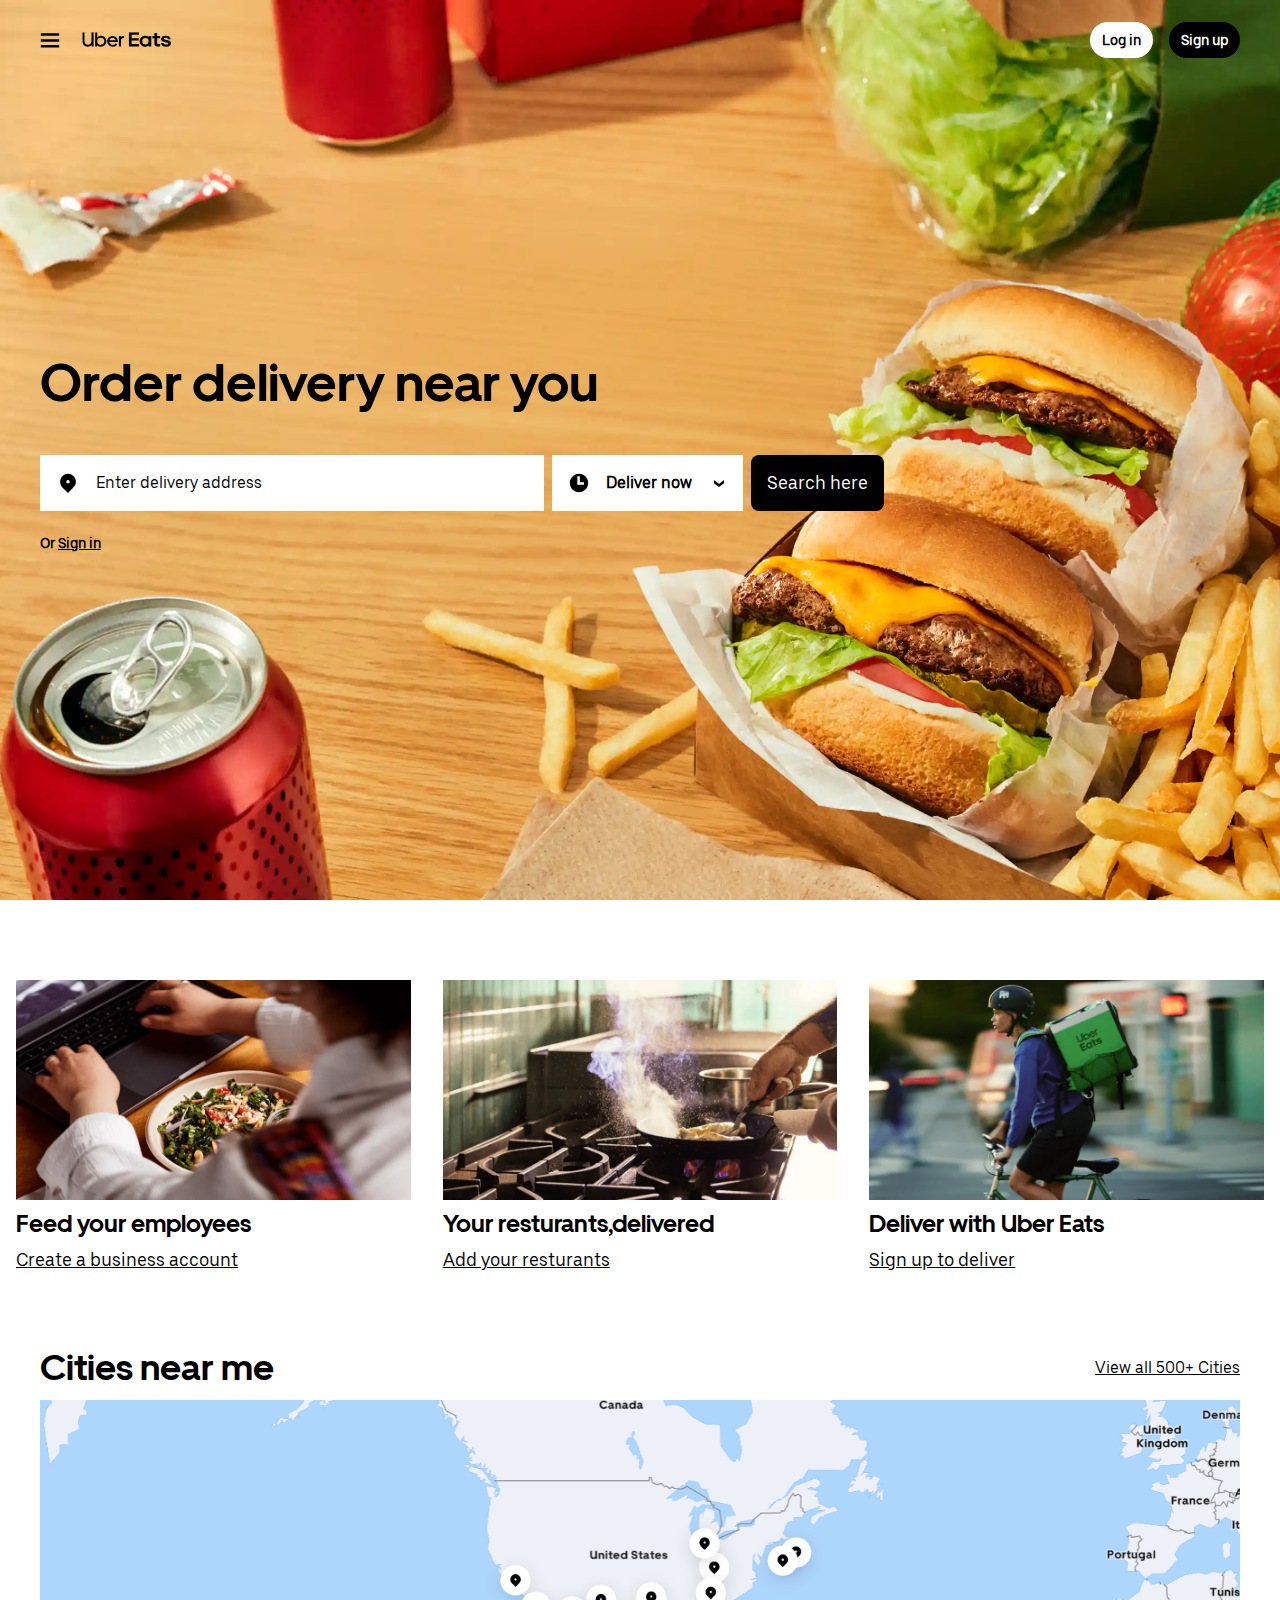
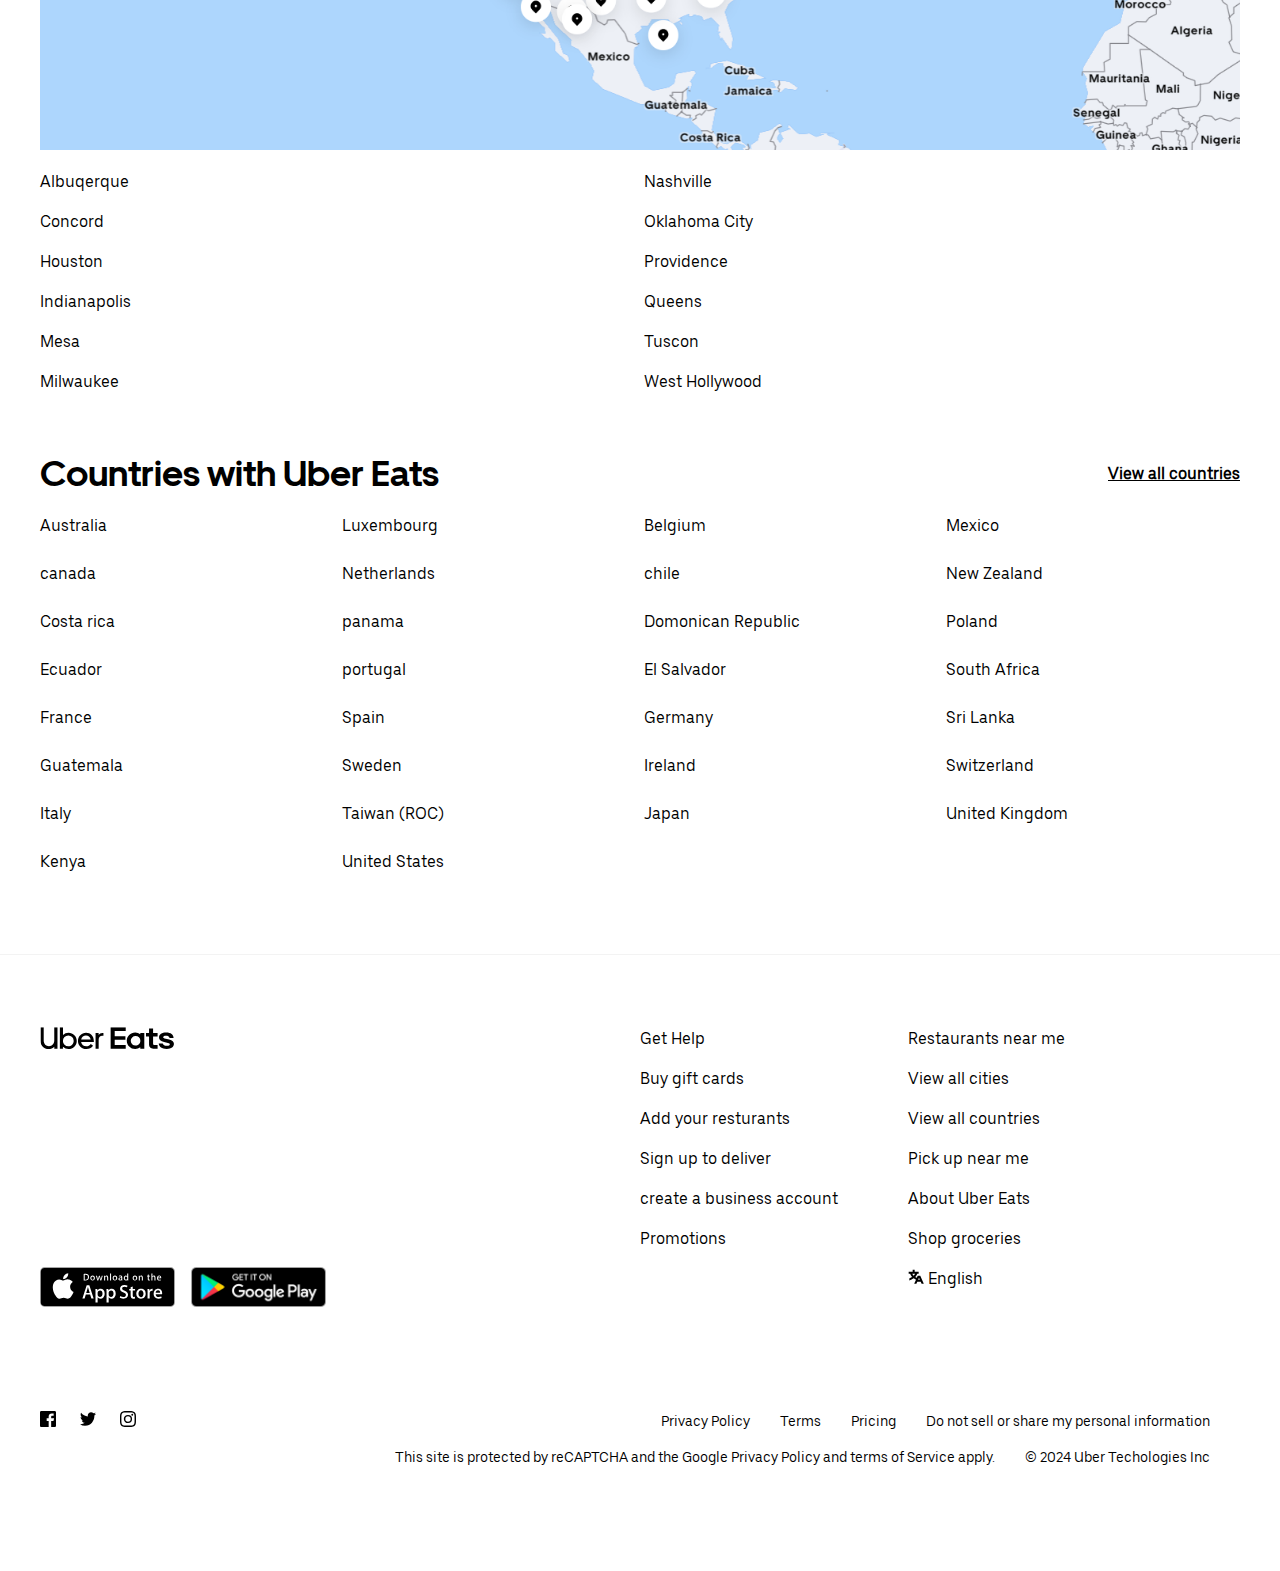
<file: index.html>
<!DOCTYPE html>
<html lang="en">
<head>
    <meta charset="UTF-8">
    <meta name="viewport" content="width=, initial-scale=1.0">
    <title>Uber Eats</title>
    <link rel="stylesheet" href="style.css">
</head>
<body>
    <!-------------------------------------MAIN-BANNER------------------------------->

    <section>
        <div class="main-banner">
            <!---------------------NAVBAR-SECTION------------------->
            <div class="main-navbar">
                <div class="nav-left">
                    <div class="three-lines">
                       <img src="images/Three lines.svg" alt="">
                    </div>
                    <div class="uber-logo">
                        <img src="images/Uber Eats Home.svg" alt="">
                    </div>
                 </div>
                 <div class="nav-right">
                     <div class="profile">
                         <img src="images/uber-profile.svg" alt="">
                     </div>
                     <div class="sign-up">
                         <p>Sign up</p>
                     </div>
                 </div>    
            </div>

            <!-----------------ORDER-SECTION------------------->

            <div class="order-section">
                <div class="order-content">
                    <div class="order-txt">
                        <h2>Order delivery near you</h2>
                    </div>
                    <div class="main-delivery">
                        <div class="delivery-address">
                            <div class="location">
                               <img src="images/location.svg" alt="">
                            </div>
                            <div class="delivery-txt">
                                <p>Enter delivery address</p>
                            </div>
                        </div>
                    </div>
                    <div class="deliver">
                       <div class="deliver-left">
                          <div class="timer">
                            <img src="images/time.svg" alt="">
                          </div>
                          <div class="deliver-txt">
                            <p>Deliver now</p>
                          </div>
                       </div>
                       <div class="deliver-right">
                        <img src="images/dropdown (1).svg" alt="">
                       </div>
                    </div>
                    <div class="search-here">
                        <p>Search here</p>
                    </div>
                    <div class="sign-in">
                        <p>Or Sign In</p>
                    </div>
                </div>
            </div>
            
        </div>
        
    </section>

    <section>
            <!------------------------DESKTOP-MAIN-BANNER-------------------------->

            <div class="desk-main-banner">
                <div class="desk-navbar">
                    <div class="desk-nav-left">
                        <div class="three-lines">
                            <img src="images/Three lines.svg" alt="">
                         </div>
                         <div class="uber-logo">
                             <img src="images/Uber Eats Home.svg" alt="">
                         </div>
                    </div>
                    <div class="desk-nav-right">
                        <div class="desk-nav-login">
                            <p>Log in</p>
                        </div>
                        <div class="desk-nav-signup">
                            <p>Sign up</p>
                        </div>
                    </div>
                </div>
                <div class="desk-content-center">
                    <div class="order-near-txt">
                        <p>Order delivery near you</p>
                    </div>
                    <div class="desk-content-enter">
                        <div class="enter-delivery-address">
                            <div class="location-logo">
                                <img src="images/location.svg" alt="">
                            </div>
                            <div class="enter-delivery-txt">
                                <p>Enter delivery address</p>
                            </div>
                        </div>
                        <div class="deliver-now-content">
                            <div class="timer-logo">
                                <img src="images/time.svg" alt="">
                            </div>
                            <div class="deliver-now-txt">
                                <p>Deliver now</p>
                            </div>
                            <div class="deliver-dropdown">
                                <img src="images/dropdown (1).svg" alt="">
                            </div>
                        </div>
                        <div class="search-here-content">
                            <p>Search here</p>
                        </div>
                    </div>
                    <div class="or-sign-in">
                        <p>Or <span><a href="">Sign in</a></span></p>
                    </div>
                </div>
            </div>
    </section>

    <!----------------------------------------------MIDDLE-SECTION----------------------------->
    <div class="empty-div"></div>

    <section>
        <div class="middle-section">
            <div class="uber-heading">
              <div class="ubers-logo">
                 <img src="images/Uber Eats.svg" alt="">
              </div> 
              <div class="heading-txt">
                <p>There's more to love in the Andriod app.</p>
              </div>
            </div>

            <div class="get-app">
                <div class="andriod-img">
                    <img src="images/andriod.svg" alt="">
                </div>
                <div class="get-txt">
                    <p>Get the app</p>
                </div>
            </div>
        </div>

        <div class="simple"></div>

        <!----------------IMAGE-SECTION----------------------------->
        
           <div class="main-image-section">
            <div class="image-section">
                <div class="images">
                    <img src="images/feeds.webp" alt="">
                </div>
                <div class="feed-txt">
                    <h2>Feed your employees</h2>
                </div>
                <div class="create-txt">
                    <p>Create a business account</p>
                </div>
            </div>
            <div class="image-empty"> 
            </div>
            <div class="image-section">
                <div class="resturants-image">
                    <img src="images/resturants image.webp" alt="">
                </div>
                <div class="feed-txt">
                    <h2>Your resturants,delivered</h2>
                </div>
                <div class="create-txt">
                    <p>Add your resturants</p>
                </div>
            </div>
            <div class="image-empty"> 
            </div>
            <div class="image-section">
                <div class="resturants-image">
                    <img src="images/delivery image.webp" alt="">
                </div>
                <div class="feed-txt">
                    <h2>Deliver with Uber Eats</h2>
                </div>
                <div class="create-txt">
                    <p>Sign up to deliver</p>
                </div>
            </div>
           </div>
        
    </section>

    <!----------------------------------------MAP-SECTION----------------------------------->

    <section>
        <div class="empty-map">
        </div>
       <div class="cities-txt-content">
        <div class="cities-txt">
            <h2>Cities near me</h2>
        </div>
        <div class="txt-town">
            <a href="">View all 500+ Cities</a>
        </div>
       </div>
        <div class="map-section">
            <img src="images/map.png" alt="">
        </div>
        <div class="town-section">
            <div class="town-txt">
                <p>Albuqerque</p>
            </div>
            <div class="town-txt">
                <p>Nashville</p>
            </div>
            <div class="town-txt">
                <p>Concord</p>
            </div>
            <div class="town-txt">
                <p>Oklahoma City</p>
            </div>
            <div class="town-txt">
                <p>Houston</p>
            </div>
            <div class="town-txt">
                <p>Providence</p>
            </div>
            <div class="town-txt">
                <p>Indianapolis</p>
            </div>
            <div class="town-txt">
                <p>Queens</p>
            </div>
            <div class="town-txt">
                <p>Mesa</p>
            </div>
            <div class="town-txt">
                <p>Tuscon</p>
            </div>
            <div class="town-txt">
                <p>Milwaukee</p>
            </div>
            <div class="town-txt">
                <p>West Hollywood</p>
            </div>
            <div class="town-txt">
                <h2>View all 500+ cities</h2>
            </div>
        </div>
        <div class="country-section">
            <div class="empty-country">
            </div>
            <div class="counties-txt-content">
                <div class="country-txt">
                    <p>Countries with Uber Eats</p>
                </div>
                <div class="txt-countries">
                    <a href="">View all countries</a>
                </div>
            </div>
            <div class="countries">
                <div class="countries-name">
                    <p>Australia</p>
                </div>
                <div class="countries-name">
                    <p>Luxembourg</p>
                </div>
                <div class="countries-name">
                    <p>Belgium</p>
                </div>
                <div class="countries-name">
                    <p>Mexico</p>
                </div>
                <div class="countries-name">
                    <p>canada</p>
                </div>
                <div class="countries-name">
                    <p>Netherlands</p>
                </div>
                <div class="countries-name">
                    <p>chile</p>
                </div>
                <div class="countries-name">
                    <p>New Zealand</p>
                </div>
                <div class="countries-name">
                    <p>Costa rica</p>
                </div>
                <div class="countries-name">
                    <p>panama</p>
                </div>
                <div class="countries-name">
                    <p>Domonican Republic</p>
                </div>
                <div class="countries-name">
                    <p>Poland</p>
                </div>
                <div class="countries-name">
                    <p>Ecuador</p>
                </div>
                <div class="countries-name">
                    <p>portugal</p>
                </div>
                <div class="countries-name">
                    <p>El Salvador</p>
                </div>
                <div class="countries-name">
                    <p>South Africa</p>
                </div>
                <div class="countries-name">
                    <p>France</p>
                </div>
                <div class="countries-name">
                    <p>Spain</p>
                </div>
                <div class="countries-name">
                    <p>Germany</p>
                </div>
                <div class="countries-name">
                    <p>Sri Lanka</p>
                </div>
                <div class="countries-name">
                    <p>Guatemala</p>
                </div>
                <div class="countries-name">
                    <p>Sweden</p>
                </div>
                <div class="countries-name">
                    <p>Ireland</p>
                </div>
                <div class="countries-name">
                    <p>Switzerland</p>
                </div>
                <div class="countries-name">
                    <p>Italy</p>
                </div>
                <div class="countries-name">
                    <p>Taiwan (ROC)</p>
                </div>
                <div class="countries-name">
                    <p>Japan</p>
                </div>
                <div class="countries-name">
                    <p>United Kingdom</p>
                </div>
                <div class="countries-name">
                    <p>Kenya</p>
                </div>
                <div class="countries-name">
                    <p>United States</p>
                </div>
                <div class="countries-name">
                    <h2>View all countries</h2>
                </div>
            </div>
        </div>
    </section>

    <!------------------------------FOOTER-SECTION---------------------------->

    <section>
        <div class="footer-section">
           <div class="main-footer-section">
            <div class="main-uber-logo">
                <div class="uber-eats-logo">
                    <img src="images/Uber Eats Home.svg" alt="">
                </div>
                <div class="appstore-logo">
                    <div class="appstore">
                        <img src="images/Download on the App Store.svg" alt="">
                    </div>
                    <div class="appstore">
                        <img src="images/google-play.png" alt="">
                    </div>
                </div>
            </div>
           <div class="main-get-help">
            <div class="get-help">
                <p>Get Help</p>
                <p>Buy gift cards </p>
                <p>Add your resturants</p>
                <p>Sign up to deliver </p>
                <p>create a business account</p>
                <p>Promotions</p>
            </div>
            <div class="resturants-near">
                <p>Restaurants near me</p>
                <p>View all cities</p>
                <p>View all countries</p>
                <p>Pick up near me</p>
                <p>About Uber Eats</p>
                <p>Shop groceries</p>
                <p><span><img src="images/eng-export.svg" alt=""></span>  English</p>
            </div>
           </div>
           </div>
            <div class="main-social-media">
                <div class="social-media">
                    <div class="facebook">
                      <img src="images/facebook (1).svg" alt="">
                    </div>
                    <div class="twitter">
                      <img src="images/twitter (1).svg" alt="">
                    </div>
                    <div class="instagram">
                      <img src="images/instagram (1).svg" alt="">
                    </div>
                </div>
                
                <div class="privacy-policy">
                    <p>Privacy Policy</p>
                    <p>Terms</p>
                    <p>Pricing</p>
                    <p>Do not sell or share my personal information</p>
                    <p>This site is protected by reCAPTCHA and the Google Privacy Policy and terms of Service apply.</p>
                    <p> &copy; 2024 Uber Techologies Inc</p>
                </div>
            </div>
        </div>
    </section>
    
</body>
</html>
</file>
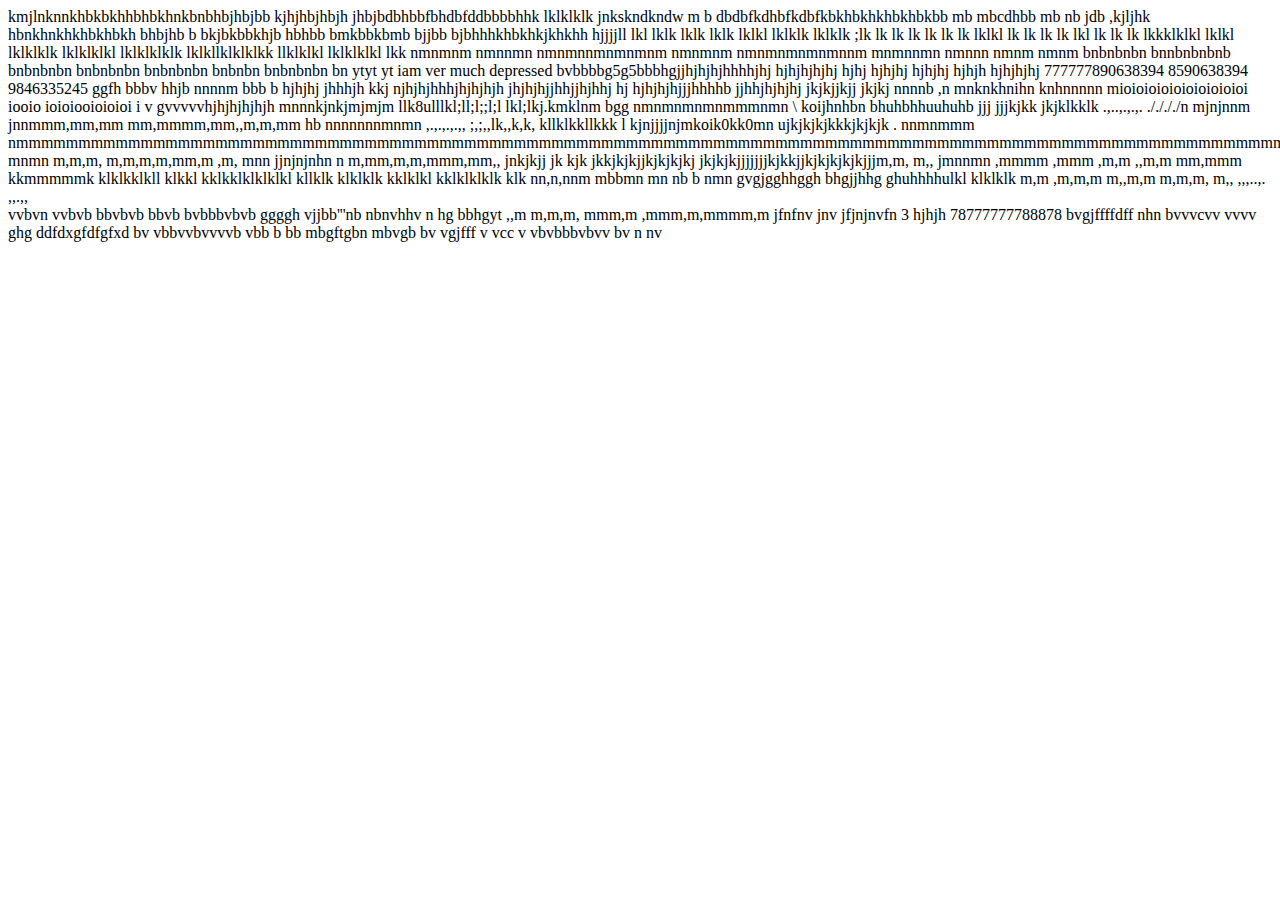
<file: images/index2.html>
<!DOCTYPE html>
<html lang="en">
<head>
    <meta charset="UTF-8">
    <meta name="viewport" content="width=device-width, initial-scale=1.0">
    <title>Document</title>
</head>
<body>
    
    kmjlnknnkhbkbkhhbhbkhnkbnbhbjhbjbb
    kjhjhbjhbjh
    jhbjbdbhbbfbhdbfddbbbbhhk
    lklklklk

    jnkskndkndw   m b dbdbfkdhbfkdbfkbkhbkhkhbkhbkbb mb mbcdhbb  mb nb jdb
    ,kjljhk hbnkhnkhkhbkhbkh bhbjhb  b bkjbkbbkhjb hbhbb bmkbbkbmb  bjjbb bjbhhhkhbkhkjkhkhh hjjjjll
    <label for=""></label>  lkl lklk lklk lklk lklkl lklklk lklklk ;lk lk lk lk lk lk lk   lklkl lk lk lk lk lkl lk lk lk lkkklklkl
    lklkl lklklklk lklklklkl lklklklklk lklkllklklklkk llklklkl 



    lklklklkl lkk nmnmnm  nmnnmn nmnmnnmnmnmnm nmnmnm  nmnmnmnmnmnnm mnmnnmn nmnnn nmnm nmnm bnbnbnbn bnnbnbnbnb bnbnbnbn bnbnbnbn bnbnbnbn bnbnbn bnbnbnbn  bn
    ytyt yt iam ver much depressed  bvbbbbg5g5bbbhgjjhjhjhjhhhhjhj hjhjhjhjhj hjhj hjhjhj hjhjhj hjhjh hjhjhjhj 777777890638394
    8590638394 9846335245 ggfh  bbbv hhjb  nnnnm   bbb   b  hjhjhj jhhhjh    kkj njhjhjhhhjhjhjhjh jhjhjhjjhhjjhjhhj hj hjhjhjhjjjhhhhb  jjhhjhjhjhj   

    jkjkjjkjj jkjkj   nnnnb   ,n mnknkhnihn knhnnnnn   mioioioioioioioioioioi iooio ioioiooioioioi i   v gvvvvvhjhjhjhjhjh mnnnkjnkjmjmjm llk8ulllkl;ll;l;;l;l  lkl;lkj.kmklnm    bgg nmnmnmnmnmmmnmn       \



    koijhnhbn bhuhbhhuuhuhb   jjj  jjjkjkk  jkjklkklk .,..,.,.,. ././././n mjnjnnm  jnnmmm,mm,mm mm,mmmm,mm,,m,m,mm  hb      nnnnnnnmnmn    ,.,.,.,.,, 



    ;,;,,lk,,k,k, kllklkkllkkk l  kjnjjjjnjmkoik0kk0mn   ujkjkjkjkkkjkjkjk .    nnmnmmm   [base64]  mnmn m,m,m, m,m,m,m,mm,m ,m, mnn
</body>
</html> jjnjnjnhn n m,mm,m,m,mmm,mm,, jnkjkjj  jk kjk jkkjkjkjjkjkjkjkj jkjkjkjjjjjjjkjkkjjkjkjkjkjkjjjm,m, m,, jmnnmn

,mmmm ,mmm ,m,m ,,m,m  mm,mmm kkmmmmmk  klklkklkll klkkl kklkklklklklkl kllklk klklklk kklklkl kklklklklk klk  nn,n,nnm
  mbbmn mn  nb b nmn gvgjgghhggh bhgjjhhg  ghuhhhhulkl klklklk 


 
 m,m ,m,m,m m,,m,m m,m,m, m,, 


 ,,,..,. ,,.,,<div class=""></div>
vvbvn  vvbvb  bbvbvb    bbvb      bvbbbvbvb           ggggh vjjbb'''nb nbnvhhv         n   hg  bbhgyt

 ,,m m,m,m, mmm,m ,mmm,m,mmmm,m 


 jfnfnv  jnv jfjnjnvfn 3
 hjhjh
 78777777788878
 bvgjffffdff  nhn bvvvcvv  vvvv  ghg  ddfdxgfdfgfxd bv   vbbvvbvvvvb vbb b   bb   mbgftgbn mbvgb   bv  vgjfff
 v  vcc   v  vbvbbbvbvv bv n  nv
</file>
<file: style.css>
*{
    margin: 0;
    padding: 0;
    box-sizing: border-box;
}
@font-face {
    font-family: "uber-wolf";
    src: url(fonts/ubereats.woff2);
}
@font-face {
    font-family: "uber-move";
    src: url(fonts/ubereats\ small.woff2);
}

.main-banner{
    background-image: url(images/uber\ eats.webp);
    width: 100%;
    height: 100vh;
    object-fit: cover;
    background-position: center;
    background-size: cover;
    display: flex;
    flex-direction: column;
    align-items: center;
}
/*----------------------------NAVBAR-SECTION---------------------------*/

.main-navbar{
    display: flex;
    justify-content: space-between;
    position: absolute;
    left: 0%;
    right: 0%;
    padding: 0px 16px;
    top: 1%;
}

.nav-left{
    display: flex;
    align-items: center;
    margin-top: 4px;
    margin-left: 4px;
}

.nav-right{
    display: flex;
    align-items: center;
}

.uber-logo img{
    height: 16px;
}

.profile{
    display: flex;
    width: 36px;
    height: 36px;
    background-color: #ffff;
    align-items: center;
    justify-content: center;
    margin-right: 12px;
    border-radius: 50px;
}
.profile img{
    height: 16px;
  
}
.three-lines{
    margin-right: 18px;
    margin-left: -2px;
}

.sign-up{
   display: flex;
   align-items: center;
   text-align: center;
   min-height: 36px;
   background-color: black;
   border-radius: 500px;
}
.sign-up p{
    font-size: 14px;
    font-family: uber-move;
    color: #ffff;
    padding: 8px 12px;
    font-weight: 600;
    line-height: 16px;
    
    
}

/*----------------------------------------ORDER-SECTION------------------------------*/

.order-section{
    padding: 0px 16px;
    margin-top: 105px;
    
    
}
.order-txt{
    margin-bottom: 24px;
}
.main-delivery{
    padding-top: 8px;
    padding-bottom: 8px;
}
.delivery-address{
    background-color: #ffff;
    padding-left: 4px;
}
.order-txt h2{
    font-size: 36px;
    font-family: uber-wolf;
    line-height: 44px;
}
.delivery-address{
    display: flex;
    flex-direction: row;
    align-items: center;
    text-align: center;
    justify-content: flex-start;
    min-height: 56px;
}
.location{
    display: flex;
    align-items: center;
    margin: 12px;
}

.deliver{
    background-color: #ffff;
    padding-left: 4px;
    display: flex;
    flex-direction: row;
    align-items: center;
    justify-content: space-between;
    margin-bottom: 16px;
    min-height: 56px;
}
.deliver-left{
    display: flex;
    flex-direction: row;
    align-items: center;
}
.deliver-right {
    display: flex;
    align-items: center;
    justify-content: center;
    width: 48px;
    
}
.timer{
    display: flex;
    align-items: center;
    margin: 12px;
}
.search-here{
    display: flex;
    justify-content: center;
    align-items: center;
    background-color: black;
    border-radius: 8px;
    min-height: 56px;
   
}
.search-here p{
    padding: 12px 16px;
    color: white;
}
.delivery-txt p{
    font-size: 16px;
    font-family: uber-move;
}
.deliver-txt p{
    font-size: 16px;
    font-family: uber-move;
    font-weight: 590;
    line-height: 20px;
    
}
.search-here p{
    font-size: 18px;
    font-family: uber-move;
}
.sign-in{
    margin-top: 24px;
}
.sign-in p{
    font-size: 14px;
    font-family: uber-move;
    color: black;
    line-height: 16px;
    font-family: 500;   
}
.order-content{
    margin-top: -1px;
}
/*----------------------------------MIDDLE-SECTION----------------------------------------*/

.uber-heading{
    display: flex;
    padding:  16px 16px 0px 16px;
    margin: 0px 0px 16px;
    align-items: center;
    gap: 15px;
}

.ubers-logo img{
    width: 64px;
    height: 64px;
}
.heading-txt{
    font-size: 24px;
    font-family: uber-wolf;
    font-weight: 700;
    line-height: 28px;
}
.empty-div{
    height: 32px;
}

.get-app{
    margin: 0px 16px;
    display: flex;
    align-items: center;
    justify-content: center;
    padding: 12px 16px;
    background-color: #f3f3f3;
    border-radius: 8px;
    gap: 6px;
}

.get-txt p{
    font-size: 18px;
    font-family: uber-move;
}

/*-----------------------------------------IMAGE-SECTION------------------------------------*/
.main-image-section{
    display: flex;
    flex-direction: column;
}

.simple{
    height: 48px;
}
.images{
    width: 100%;
    margin-bottom: 4px;
}
.images img{
    width: 100%;
    height: auto;
    object-fit: cover;
}
.image-section{
   margin: 0px 16px;
   display: flex;
   flex-direction: column;
   
}
.feed-txt h2{
    font-size: 24px;
    font-family: uber-wolf;
    font-weight: 700;
    line-height: 32px;
    color: black;
}
.create-txt p{
    font-size: 18px;
    font-family: uber-move;
    margin-top: 8px;
    text-decoration: underline;
    line-height: 24px;
    font-weight: 500;
}
.image-empty{
    height: 36px;
}
.resturants-image img{
  width: 100%;
  object-fit: cover;
  margin-bottom: 4px;
}

/*----------------------------------------MAP-SECTION---------------------------------*/

.empty-map{
    height: 48px;
}
.cities-txt{
    padding: 0px 16px;
}
.cities-txt h2{
    font-size: 24px;
    font-family: uber-wolf;
    font-weight: 700;
    line-height: 32px;
}

.map-section img{
    width: 100%;
    height: 350px;
    object-fit: cover;
}
.map-section{
    padding: 16px;
}
.town-section{
    padding: 0px 16px;
    display: grid;
    grid-template-columns: repeat(2,1fr);
    gap: 16px 8px;
    white-space: nowrap;
}
.town-txt p{
    font-size: 16px;
    font-family: uber-move;
    line-height: 24px;
}
.town-txt h2{
    font-size: 16px;
    font-family: uber-move;
    line-height: 24px;
    font-weight: 700;
    text-decoration: underline;
}

.empty-country{
    height: 48px;
}
.country-section{
    padding: 0px 16px;
}
.country-txt p{
    font-size: 24px;
    font-family: uber-wolf;
    line-height: 32px;
    font-weight: 700;
}
.countries{
    display: grid;
    grid-template-columns: repeat(2,1fr);
    gap: 24px 8px;
    margin-top: 24px;
    white-space: nowrap;
}
.countries-name p{
    font-size: 16px;
    font-family: uber-move;
    line-height: 24px;
}
.countries-name h2{
    font-size: 16px;
    font-family: uber-move;
    line-height: 24px;
    font-weight: 700;
    text-decoration: underline;
}

/*--------------------------------FOOTER-SECTION----------------------------*/

.footer-section{
    margin: 64px 0px 0px;
    padding: 64px 16px 80px;
}
.uber-eats-logo img{
    margin-bottom: 48px;
}
.appstore-logo{
    display: flex;
    flex-direction: row;
    gap: 16px;
    margin-bottom: 64px;
}
.get-help{
    margin-bottom: 64px;
}
.get-help p{
    margin-bottom: 16px;
    font-size: 16px;
    line-height: 24px;
    font-family: uber-move;

}
.resturants-near{
    margin-bottom: 104px;
}
.resturants-near p{
    margin-bottom: 16px;
    font-size: 16px;
    line-height: 24px;
    font-family: uber-move;

}
.social-media{
    display: flex;
    flex-direction: row;
    gap: 24px;
    margin-bottom: 40px;
}
.privacy-policy{
    margin-bottom: 40px;
}
.privacy-policy p{
    font-size: 14px;
    margin-bottom: 16px;
    line-height: 20px;
    font-family: uber-move;
}
.desk-main-banner{
    display: none;
}
.appstore img{
    width: 135px;
    height: 40px;
}
.txt-town{
    display: none;
}
.txt-countries{
    display: none;
}


/*-----------------------MEDIA-QUERY--------------------------*/

@media  screen and (min-width:1024px) {
    .main-banner{
        display: none;
    }
    .desk-main-banner{
        display: flex;
        background-image: url(images/ubereats-desktop.webp);
        width: 100%;
        height: 100vh;
        object-fit: cover;
        background-position: center;
        background-size: cover;
        justify-content: center;
        align-items: center;
        
    }
    .desk-navbar{
        position: absolute;
        top: 3%;
        padding-right: 40px;
        padding-left: 40px;
        left: 0;
        right: 0;
        display: flex;
        justify-content: space-between;
        margin-top: -4px;
    }
    .desk-nav-left{
        display: flex;
        flex-direction: row;
        align-items: center;
        gap: 5px;
        margin-bottom: -2px;
        margin-left: 1px;
    }
    .desk-nav-right{
        display: flex;
        flex-direction: row;
        margin-top: -1px;
    }
    .desk-nav-login{
        display: flex;
        margin-right: 16px;
        align-items: center;
        background-color: #ffff;
        min-height: 36px;
        border-radius: 500px;
       
       
    }
    .desk-nav-login p{
        display: flex;
        padding: 8px 12px;
        font-size: 14px;
        font-family: uber-move;
        line-height: 16px;
        font-weight: 600;
        color: #000000;
    }
    .desk-nav-signup p{
        display: flex;
        align-items: center;
        padding: 8px 12px;
        background-color:black;
        min-height: 36px;
        border-radius: 500px;
        color: white;
        font-size: 14px;
        font-family: uber-move;
        line-height: 16px;
        font-weight: 600;
       
    }

    .desk-content-center{
        display: flex;
        flex-direction: column;
        width: 100%;
        align-items: flex-start;
        padding: 0px 40px;
        margin-top: 1px;
    }
    .order-near-txt p{
        font-size: 52px;
        font-family: uber-wolf;
        margin-bottom: 40px;
        font-weight: 700;
        line-height: 64px;
    }
    .desk-content-enter{
        display: flex;
        flex-direction: row;
        align-items: center;
        gap: 8px;
        width: 100%;
    }
    .enter-delivery-address{
        display: flex;
        flex-direction: row;
        align-items: center;
        background-color: #ffff;
        padding: 16px 282px 16px 16px;
        gap: 16px;
    }
    .location-logo{
        display: flex;
        align-items: center;
    }
    .enter-delivery-txt p{
        display: flex;
        align-items: center;
        justify-content: center;
        font-size: 16px;
        font-family: uber-move;
        line-height: 24px;
        color: #000000;
    }
   
    .deliver-now-content{
        display: flex;
        flex-direction: row;
        align-items: center;
        gap: 15px;
        background-color: #ffff;
        padding: 16px 12px 16px 15px;

    }

    .timer-logo{
        display: flex;
    }

    .search-here-content{
        display: flex;
        align-items: center;
        background-color: black;
        padding: 12px 16px;
        color: #fff;
        border-radius: 8px;
        min-height: 56px;
        
    }

    .search-here-content p{
        font-size: 18px;
        font-weight: 500;
        line-height: 24px;
        font-family: uber-move;
        color: white;
    }

    .deliver-now-txt p{
       font-size: 16px;
       font-family: uber-move;
       font-weight: 600;
       line-height: 20px;
       color: #000000;
    }

    .delivery-dropdown{
        display: flex;
        align-items: center;
    }
    .or-sign-in a{
        color: black;
    }

    .or-sign-in{
        display: flex;
        margin-top: 24px;
    }
    .or-sign-in p{
        font-size: 14px;
        line-height: 16px;
        font-weight: 600;
        font-family: uber-move;
    }
    .deliver-dropdown{
        display: flex;
        align-items: center;
    }

    /*----------------------------------IMAGE-SECTION----------------------------------------*/

    .main-image-section{
        display: flex;
        flex-direction: row;
    }
    .middle-section{
        display: none;
    }
     
    .empty-map{
        height: 80px;
    }
    .map-section{
        padding: 16px 40px;
    }
    .cities-txt-content{
        padding: 0px 40px;
    }
    .cities-txt{
        padding: 0px;
    }
    .cities-txt h2{
        font-size: 36px;
    }
    .town-section{
        padding: 0px 40px;
    }
    .country-section{
        padding: 0px 40px;
    }
    .countries{
        grid-template-columns: repeat(4,1fr);
    }
    .main-footer-section{
        display: flex;
        flex-direction: row;
        justify-content: space-between;
    }
    .main-get-help{
        display: flex;
        flex-direction: row;

    }
    .footer-section{
        margin: 80px 0px 0px;
        padding: 72px 0px 88px;
        border-top: 1px solid #f3f3f3;
    }
    .main-footer-section{
        padding: 0px 40px;
    }
    .main-social-media{
        display: flex;
        flex-direction: row;
        justify-content: space-between;
        padding: 0px 40px;
    }
    .main-uber-logo{
        display: flex;
        flex-direction: column;
        justify-content: space-between;
        flex: 2;
    }
    .main-get-help{
        flex: 2;
        display: flex;
        gap: 70px;
    }

    /*------------------------------------FOOTER-SECTION------------------------------------*/

    .privacy-policy{
        display: flex;
        flex-flow: wrap;
        justify-content: end;
        margin-bottom: 0px;
    }
    .social-media{
        margin-bottom: 0px;
    }
    .appstore img{
        width: 135px;
    }
    .appstore-logo{
        margin-bottom: 100px;
    }
    .privacy-policy p{
        padding-right: 30px;
    }

    .countries-name h2{
        display: none;
    }
    .counties-txt-content{
        display: flex;
        justify-content: space-between;
        align-items: center;
    }
    .txt-countries a{
        font-size: 16px;
        font-family: uber-move;
        line-height: 20px;
        font-weight: 700;
        color: black;
    }
    .country-txt p{
        font-size: 36px;
    }
    .town-txt h2{
        display: none;
    }
    .cities-txt-content{
        display: flex;
        justify-content: space-between;
        align-items: center;
    }
    .txt-town a{
        font-size: 16px;
        font-family: uber-move;
        line-height: 20px;
        font-family: 700;
        color: black;
    }
    .three-lines{
        margin-right: 17px;
        margin-left: -1px;
        margin-top: 1px;
    }
    .txt-town{
        display: flex;
    }
    .txt-countries{
        display: flex;
    }

}

/*------------------------------------------WIDTH-1440PX-----------------------------------*/

@media screen and (min-width:1440px) {
    .footer-section{
        padding: 72px 0px 80px;
    }
    .main-footer-section{
        margin: 0px 80px;
        padding: 0px 40px;
    }
    .main-social-media{
        margin: 0px 80px;
        padding: 0px 40px;
        
    }
    .main-get-help{
        flex: 2;
        display: flex;
        gap: 105px;
    }
    .privacy-policy{
        margin: 0px;
        justify-content: end;
    }
    
    .privacy-policy p{
        padding-right: 30px;
    }
}
</file>
